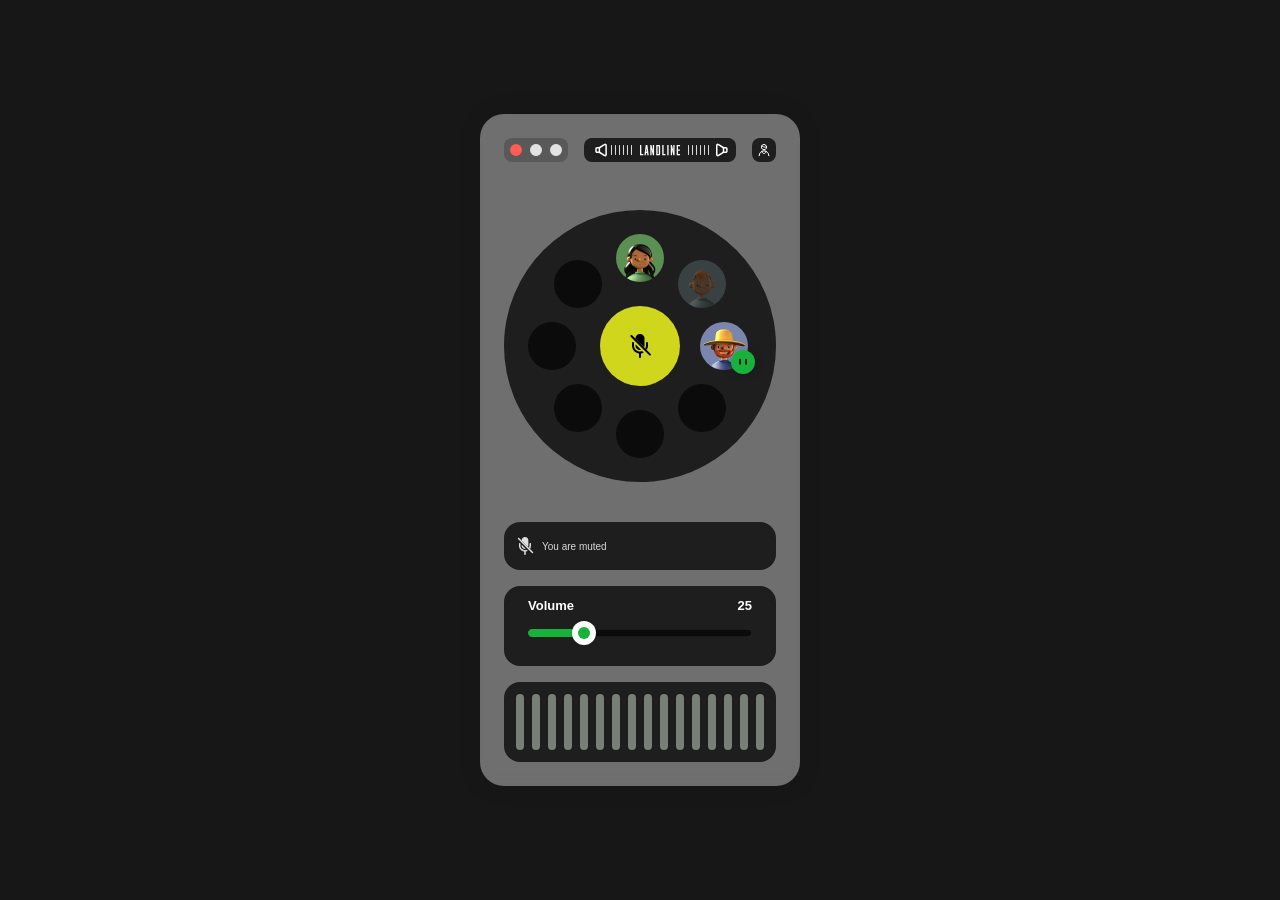
<file: prototypes/app/index.html>
<!doctype html>
<html lang="en">
<head>
  <meta charset="utf-8">
  <meta name="viewport" content="width=device-width,initial-scale=1">
  <title>LANDLINE prototype v22 — Add users flow</title>
  <link rel="stylesheet" href="styles.css">
</head>
<body>
  <main class="stage">
    <section class="landline" aria-label="LANDLINE walkie-talkie prototype">
      <div class="window-controls" aria-hidden="true">
        <img src="assets/window-controls.svg" alt="">
      </div>

      <div class="app-title" aria-label="LANDLINE">
        <img class="title-speaker left" src="assets/title-volume-left.svg" alt="">
        <img class="title-bars left" src="assets/title-bars.svg" alt="">
        <img class="title-word" src="assets/title-landline.svg" alt="LANDLINE">
        <img class="title-bars right" src="assets/title-bars.svg" alt="">
        <img class="title-speaker right" src="assets/title-volume-right.svg" alt="">
      </div>

      <button class="profile" id="profile-button" type="button" aria-label="Profile settings">
        <img src="assets/profile-icon.svg" alt="">
      </button>

      <div class="dial">
        <div class="contact contact-self pos-1" title="You">
          <img id="self-avatar" src="assets/avatar-saori.png" alt="Your avatar">
          <span class="speaking-badge self-speaking-badge" aria-label="You are talking">
            <img class="speaking-disc" src="assets/speaking-disc.svg" alt="">
            <span class="speaking-lines" aria-hidden="true">
              <span class="speaking-line speaking-line-1"></span>
              <span class="speaking-line speaking-line-2"></span>
              <span class="speaking-line speaking-line-3"></span>
              <span class="speaking-line speaking-line-4"></span>
              <span class="speaking-line speaking-line-5"></span>
            </span>
          </span>
        </div>

        <div class="contact offline pos-2" title="Offline">
          <img src="assets/avatar-micheal.png" alt="Offline contact">
        </div>

        <div class="contact online pos-3" title="Stuart">
          <img src="assets/avatar-stuart.png" alt="Stuart">
          <span class="speaking-badge other-speaking-badge" aria-label="Speaking">
            <img class="speaking-disc" src="assets/speaking-disc.svg" alt="">
            <span class="speaking-lines" aria-hidden="true">
              <span class="speaking-line speaking-line-1"></span>
              <span class="speaking-line speaking-line-2"></span>
              <span class="speaking-line speaking-line-3"></span>
              <span class="speaking-line speaking-line-4"></span>
              <span class="speaking-line speaking-line-5"></span>
            </span>
          </span>
        </div>

        <button class="contact empty add-slot pos-4" type="button" aria-label="Add someone to Landline" data-slot="4">
          <img class="empty-hover-art" src="assets/hovered-slot.svg" alt="">
        </button>
        <button class="contact empty add-slot pos-5" type="button" aria-label="Add someone to Landline" data-slot="5">
          <img class="empty-hover-art" src="assets/hovered-slot.svg" alt="">
        </button>
        <button class="contact empty add-slot pos-6" type="button" aria-label="Add someone to Landline" data-slot="6">
          <img class="empty-hover-art" src="assets/hovered-slot.svg" alt="">
        </button>
        <button class="contact empty add-slot pos-7" type="button" aria-label="Add someone to Landline" data-slot="7">
          <img class="empty-hover-art" src="assets/hovered-slot.svg" alt="">
        </button>
        <button class="contact empty add-slot pos-8" type="button" aria-label="Add someone to Landline" data-slot="8">
          <img class="empty-hover-art" src="assets/hovered-slot.svg" alt="">
        </button>

        <div class="ptt-wrap">
          <button class="ptt" id="ptt" type="button" aria-label="Push and hold to talk">
            <img class="ptt-icon ptt-muted" src="assets/mic-muted.svg" alt="Muted">
            <img class="ptt-icon ptt-live" src="assets/mic-talk.svg" alt="Talking">
          </button>
        </div>
      </div>

      <div class="status" aria-live="polite">
        <span class="status-icon">
          <img class="status-muted" src="assets/mic-muted.svg" alt="">
          <img class="status-hover" src="assets/mic-muted.svg" alt="">
          <img class="status-live" src="assets/mic-talk.svg" alt="">
        </span>
        <span class="status-copy">
          <span class="copy-muted">You are muted</span>
          <span class="copy-hover">Click to talk</span>
          <span class="copy-live">You are talking</span>
        </span>
        <span class="status-add-row" aria-hidden="true">
          <img src="assets/add-user.svg" alt="">
          <span>Add someone to Landline</span>
        </span>
      </div>

      <div class="volume">
        <div class="volume-row">
          <span>Volume</span>
          <output class="volume-value" id="volume-value">25</output>
        </div>
        <div class="volume-slider" id="volume-slider" role="slider" tabindex="0"
             aria-label="Volume" aria-valuemin="0" aria-valuemax="100"
             aria-valuenow="25" style="--volume:25">
          <img class="slider-track" src="assets/slider-track.svg" alt="">
          <span class="slider-progress-clip" aria-hidden="true">
            <img class="slider-progress" src="assets/slider-progress-full.svg" alt="">
          </span>
          <img class="slider-head" src="assets/slider-head.svg" alt="">
        </div>
      </div>

      <div class="vu" aria-hidden="true">
        <div class="vu-bars" id="vu-bars">
          <span></span><span></span><span></span><span></span>
          <span></span><span></span><span></span><span></span>
          <span></span><span></span><span></span><span></span>
          <span></span><span></span><span></span><span></span>
        </div>
      </div>

      <div class="profile-overlay" id="profile-overlay" aria-hidden="true">
        <button class="profile-glass" id="profile-glass" type="button" aria-label="Close profile settings"></button>

        <section class="profile-sheet" id="profile-sheet" aria-label="Profile settings">
          <div class="profile-step profile-step-name" id="profile-step-name">
            <h2>Create a profile</h2>

            <button class="nickname-field" id="nickname-field" type="button" aria-label="Enter nickname">
              <span class="nickname-cursor" aria-hidden="true"></span>
              <span class="nickname-placeholder">Type your nick name</span>
              <span class="nickname-value" id="nickname-value">Saori</span>
            </button>

            <div class="sheet-actions">
              <button class="sheet-button secondary" id="profile-cancel" type="button">Cancel</button>
              <button class="sheet-button primary" id="profile-next" type="button" disabled>Next</button>
            </div>
          </div>

          <div class="profile-step profile-step-avatar" id="profile-step-avatar" hidden>
            <h2>Add a photo</h2>

            <button class="photo-upload" id="photo-upload" type="button" aria-label="Use example profile photo">
              <span class="photo-preview" id="photo-preview">
                <img class="photo-upload-icon" src="assets/upload-icon.svg" alt="">
                <img class="photo-preview-image" id="photo-preview-image" src="assets/avatar-realistic.png" alt="Profile preview">
              </span>
              <span class="photo-upload-copy" id="photo-upload-copy">Upload or drag image</span>
            </button>

            <div class="avatar-style-block">
              <div class="avatar-style-label">Change avatar style</div>
              <div class="avatar-options" id="avatar-options">
                <button class="avatar-option" type="button" data-avatar="realistic" aria-label="Realistic avatar">
                  <span class="avatar-placeholder" aria-hidden="true"></span>
                  <img class="avatar-option-image" src="assets/avatar-realistic-change.png" alt="">
                </button>
                <button class="avatar-option" type="button" data-avatar="simple" aria-label="Simple line avatar">
                  <span class="avatar-placeholder" aria-hidden="true"></span>
                  <img class="avatar-option-image" src="assets/avatar-simple-change.png" alt="">
                </button>
                <button class="avatar-option" type="button" data-avatar="toyface" aria-label="Toy face avatar">
                  <span class="avatar-placeholder" aria-hidden="true"></span>
                  <img class="avatar-option-image" src="assets/avatar-toyface-change.png" alt="">
                </button>
              </div>
            </div>

            <div class="sheet-actions">
              <button class="sheet-button secondary" id="profile-back" type="button">Back</button>
              <button class="sheet-button primary" id="profile-apply" type="button" disabled>Apply</button>
            </div>
          </div>
        </section>
      </div>

      <div class="add-overlay" id="add-overlay" aria-hidden="true">
        <button class="add-glass" id="add-glass" type="button" aria-label="Close add someone sheet"></button>

        <section class="add-sheet" id="add-sheet" aria-label="Add someone to Landline">
          <button class="add-close" id="add-close" type="button" aria-label="Close">
            <img src="assets/sheet-close.svg" alt="">
          </button>

          <section class="add-section add-person-section" aria-labelledby="add-person-heading">
            <h2 id="add-person-heading">Add someone</h2>
            <label class="add-field-label" for="landline-id-input">Enter a Landline ID</label>
            <input class="add-id-input" id="landline-id-input" type="text"
                   placeholder="horse-window-apple-tv-consume-wall"
                   autocomplete="off" autocapitalize="none" spellcheck="false"
                   aria-label="Enter a Landline ID">
          </section>

          <section class="add-section invite-section" aria-labelledby="invite-person-heading">
            <h2 id="invite-person-heading">Invite someone</h2>
            <div class="invite-field-label">Your Landline ID</div>
            <div class="landline-id-value" id="your-landline-id">peak-bed-tiger-cloud-curtain-river</div>
            <button class="sheet-button primary add-copy-button" id="copy-landline-id" type="button">Copy Landline ID</button>
          </section>
        </section>
      </div>
    </section>
  </main>

<script>
(() => {
  // Interactive volume slider.
  const slider = document.getElementById('volume-slider');
  const valueLabel = document.getElementById('volume-value');
  let volume = Number(slider.getAttribute('aria-valuenow')) || 25;
  let dragging = false;

  const setVolume = (nextValue) => {
    volume = Math.max(0, Math.min(100, Math.round(nextValue)));
    slider.style.setProperty('--volume', volume);
    slider.setAttribute('aria-valuenow', String(volume));
    valueLabel.value = String(volume);
    valueLabel.textContent = String(volume);
  };

  const setFromPointer = (event) => {
    const rect = slider.getBoundingClientRect();
    const ratio = (event.clientX - rect.left) / rect.width;
    setVolume(ratio * 100);
  };

  slider.addEventListener('pointerdown', (event) => {
    dragging = true;
    slider.setPointerCapture(event.pointerId);
    setFromPointer(event);
  });
  slider.addEventListener('pointermove', (event) => {
    if (dragging) setFromPointer(event);
  });
  slider.addEventListener('pointerup', (event) => {
    dragging = false;
    if (slider.hasPointerCapture(event.pointerId)) slider.releasePointerCapture(event.pointerId);
  });
  slider.addEventListener('pointercancel', () => dragging = false);
  slider.addEventListener('keydown', (event) => {
    const step = event.shiftKey ? 5 : 1;
    if (event.key === 'ArrowRight' || event.key === 'ArrowUp') {
      event.preventDefault(); setVolume(volume + step);
    } else if (event.key === 'ArrowLeft' || event.key === 'ArrowDown') {
      event.preventDefault(); setVolume(volume - step);
    } else if (event.key === 'Home') {
      event.preventDefault(); setVolume(0);
    } else if (event.key === 'End') {
      event.preventDefault(); setVolume(100);
    }
  });

  // Horizontal, fixed-height VU animation while PTT is held.
  const ptt = document.getElementById('ptt');
  const vuBars = [...document.querySelectorAll('#vu-bars span')];
  let vuTimer = null;
  let vuIndex = 0;
  const vuPattern = [5,7,6,9,8,10,7,11,8,12,9,13,8,10,15,9,7,11];
  const vuColors = ['#17b239','#ff9601','#ff6157'];

  const paintVu = (level) => {
    vuBars.forEach((bar, i) => {
      if (i >= level) {
        bar.style.background = '#777f78';
      } else if (i < 10) {
        bar.style.background = vuColors[0];
      } else if (i < 13) {
        bar.style.background = vuColors[1];
      } else {
        bar.style.background = vuColors[2];
      }
    });
  };
  const stopVu = () => {
    if (vuTimer) window.clearInterval(vuTimer);
    vuTimer = null;
    paintVu(0);
  };
  const startVu = () => {
    stopVu();
    vuIndex = 0;
    paintVu(vuPattern[vuIndex]);
    vuTimer = window.setInterval(() => {
      vuIndex = (vuIndex + 1) % vuPattern.length;
      paintVu(vuPattern[vuIndex]);
    }, 115);
  };
  ptt.addEventListener('pointerdown', startVu);
  window.addEventListener('pointerup', stopVu);
  window.addEventListener('pointercancel', stopVu);
  ptt.addEventListener('lostpointercapture', () => {
    if (!ptt.matches(':active')) stopVu();
  });
  stopVu();

  // Profile sheet flow.
  const profileButton = document.getElementById('profile-button');
  const profileOverlay = document.getElementById('profile-overlay');
  const profileGlass = document.getElementById('profile-glass');
  const nameStep = document.getElementById('profile-step-name');
  const avatarStep = document.getElementById('profile-step-avatar');
  const nicknameField = document.getElementById('nickname-field');
  const nicknameValue = document.getElementById('nickname-value');
  const profileCancel = document.getElementById('profile-cancel');
  const profileNext = document.getElementById('profile-next');
  const profileBack = document.getElementById('profile-back');
  const profileApply = document.getElementById('profile-apply');
  const photoUpload = document.getElementById('photo-upload');
  const photoPreviewImage = document.getElementById('photo-preview-image');
  const photoUploadCopy = document.getElementById('photo-upload-copy');
  const avatarOptions = [...document.querySelectorAll('.avatar-option')];
  const selfAvatar = document.getElementById('self-avatar');

  const avatarSources = {
    realistic: 'assets/avatar-realistic.png',
    simple: 'assets/avatar-simple.png',
    toyface: 'assets/avatar-toyface.png'
  };
  const avatarOptionSources = {
    realistic: {
      default: 'assets/avatar-realistic-change.png',
      selected: 'assets/avatar-realistic-selected.png'
    },
    simple: {
      default: 'assets/avatar-simple-change.png',
      selected: 'assets/avatar-simple-selected.png'
    },
    toyface: {
      default: 'assets/avatar-toyface-change.png',
      selected: 'assets/avatar-toyface-selected.png'
    }
  };

  let profileCreated = false;
  let nicknameEntered = false;
  let photoReady = false;
  let selectedAvatar = 'toyface';
  let draftAvatar = selectedAvatar;
  let photoTimer = null;

  const setNameState = (hasName) => {
    nicknameEntered = hasName;
    nicknameField.classList.toggle('has-value', hasName);
    profileNext.disabled = !hasName;
  };

  const updateAvatarSelection = (avatar) => {
    draftAvatar = avatar;
    avatarOptions.forEach((option) => {
      const selected = option.dataset.avatar === avatar;
      option.classList.toggle('is-selected', selected);
      option.setAttribute('aria-pressed', selected ? 'true' : 'false');
      const optionImage = option.querySelector('.avatar-option-image');
      if (optionImage) {
        optionImage.src = selected
          ? avatarOptionSources[option.dataset.avatar].selected
          : avatarOptionSources[option.dataset.avatar].default;
      }
    });
    photoPreviewImage.src = avatarSources[avatar];
    profileApply.disabled = !photoReady;
  };

  const showNameStep = () => {
    nameStep.hidden = false;
    avatarStep.hidden = true;
  };

  const showAvatarStep = () => {
    nameStep.hidden = true;
    avatarStep.hidden = false;
    photoReady = profileCreated;
    avatarStep.classList.toggle('photo-ready', photoReady);
    avatarStep.classList.remove('is-processing');
    photoPreviewImage.src = avatarSources[draftAvatar];
    photoUploadCopy.textContent = profileCreated ? 'Upload or drag to change' : 'Upload or drag image';
    updateAvatarSelection(draftAvatar);
  };

  const openProfile = () => {
    if (photoTimer) {
      window.clearTimeout(photoTimer);
      photoTimer = null;
    }
    draftAvatar = selectedAvatar;
    setNameState(profileCreated);
    nicknameValue.textContent = 'Saori';
    showNameStep();
    profileOverlay.classList.add('is-open');
    profileOverlay.setAttribute('aria-hidden', 'false');
  };

  const closeProfile = () => {
    if (photoTimer) {
      window.clearTimeout(photoTimer);
      photoTimer = null;
    }
    profileOverlay.classList.remove('is-open');
    profileOverlay.setAttribute('aria-hidden', 'true');
  };

  profileButton.addEventListener('click', openProfile);
  profileGlass.addEventListener('click', closeProfile);
  profileCancel.addEventListener('click', closeProfile);

  nicknameField.addEventListener('click', () => setNameState(true));

  profileNext.addEventListener('click', () => {
    if (!profileNext.disabled) showAvatarStep();
  });

  profileBack.addEventListener('click', showNameStep);

  photoUpload.addEventListener('click', () => {
    if (photoTimer) window.clearTimeout(photoTimer);
    photoReady = false;
    avatarStep.classList.add('is-processing');
    avatarStep.classList.remove('photo-ready');
    profileApply.disabled = true;
    photoPreviewImage.src = avatarSources.realistic;
    photoUploadCopy.textContent = 'Upload or drag image';

    photoTimer = window.setTimeout(() => {
      photoReady = true;
      draftAvatar = 'realistic';
      avatarStep.classList.remove('is-processing');
      avatarStep.classList.add('photo-ready');
      photoUploadCopy.textContent = 'Upload or drag to change';
      updateAvatarSelection('realistic');
      photoTimer = null;
    }, 2000);
  });

  avatarOptions.forEach((option) => {
    option.addEventListener('click', () => {
      if (!photoReady) return;
      updateAvatarSelection(option.dataset.avatar);
    });
  });

  profileApply.addEventListener('click', () => {
    if (profileApply.disabled) return;
    selectedAvatar = draftAvatar;
    profileCreated = true;
    selfAvatar.src = avatarSources[selectedAvatar];
    closeProfile();
  });


  // Add someone flow. This is intentionally layered onto v21 so the existing
  // PTT, volume, VU and profile behavior remain unchanged.
  const addOverlay = document.getElementById('add-overlay');
  const addGlass = document.getElementById('add-glass');
  const addClose = document.getElementById('add-close');
  const addIdInput = document.getElementById('landline-id-input');
  const addSlots = [...document.querySelectorAll('.add-slot')];
  const copyLandlineId = document.getElementById('copy-landline-id');
  const yourLandlineId = document.getElementById('your-landline-id');
  let selectedAddSlot = null;
  let copyResetTimer = null;
  let copyCloseTimer = null;

  const openAddSheet = (slot) => {
    if (copyResetTimer) window.clearTimeout(copyResetTimer);
    if (copyCloseTimer) window.clearTimeout(copyCloseTimer);
    copyResetTimer = null;
    copyCloseTimer = null;
    selectedAddSlot = slot;
    addIdInput.value = '';
    copyLandlineId.textContent = 'Copy Landline ID';
    addOverlay.classList.add('is-open');
    addOverlay.setAttribute('aria-hidden', 'false');
    window.setTimeout(() => addIdInput.focus(), 110);
  };

  const closeAddSheet = () => {
    selectedAddSlot = null;
    addOverlay.classList.remove('is-open');
    addOverlay.setAttribute('aria-hidden', 'true');
    addIdInput.blur();
    window.setTimeout(() => {
      copyLandlineId.textContent = 'Copy Landline ID';
    }, 120);
  };

  addSlots.forEach((slot) => {
    slot.addEventListener('click', () => {
      if (!slot.classList.contains('add-slot')) return;
      openAddSheet(slot);
    });
  });

  addGlass.addEventListener('click', closeAddSheet);
  addClose.addEventListener('click', closeAddSheet);

  addIdInput.addEventListener('keydown', (event) => {
    if (event.key !== 'Enter') return;
    const id = addIdInput.value.trim();
    if (!id || !selectedAddSlot) return;

    event.preventDefault();
    const slot = selectedAddSlot;
    slot.classList.remove('empty', 'add-slot');
    slot.classList.add('online', 'added-user');
    slot.removeAttribute('data-slot');
    slot.setAttribute('aria-label', 'New Landline contact');
    slot.title = id;
    slot.innerHTML = '<img src="assets/avatar-toyface.png" alt="New Landline contact">';
    selectedAddSlot = null;
    closeAddSheet();
  });

  const copyText = async (text) => {
    if (navigator.clipboard && window.isSecureContext) {
      await navigator.clipboard.writeText(text);
      return;
    }
    const helper = document.createElement('textarea');
    helper.value = text;
    helper.setAttribute('readonly', '');
    helper.style.position = 'fixed';
    helper.style.opacity = '0';
    document.body.appendChild(helper);
    helper.select();
    document.execCommand('copy');
    helper.remove();
  };

  copyLandlineId.addEventListener('click', async () => {
    if (copyResetTimer) window.clearTimeout(copyResetTimer);
    if (copyCloseTimer) window.clearTimeout(copyCloseTimer);

    try {
      await copyText(yourLandlineId.textContent.trim());
    } catch (_) {
      // The local-file fallback above handles browsers that disallow the modern
      // clipboard API. The prototype still shows the intended product state.
    }

    copyLandlineId.textContent = 'Copied';
    copyResetTimer = window.setTimeout(() => {
      copyLandlineId.textContent = 'Copy Landline ID';
      copyResetTimer = null;
    }, 900);
    copyCloseTimer = window.setTimeout(() => {
      closeAddSheet();
      copyCloseTimer = null;
    }, 650);
  });

  window.addEventListener('keydown', (event) => {
    if (event.key === 'Escape' && addOverlay.classList.contains('is-open')) {
      closeAddSheet();
    }
  });

})();
</script>
</body>
</html>
</file>
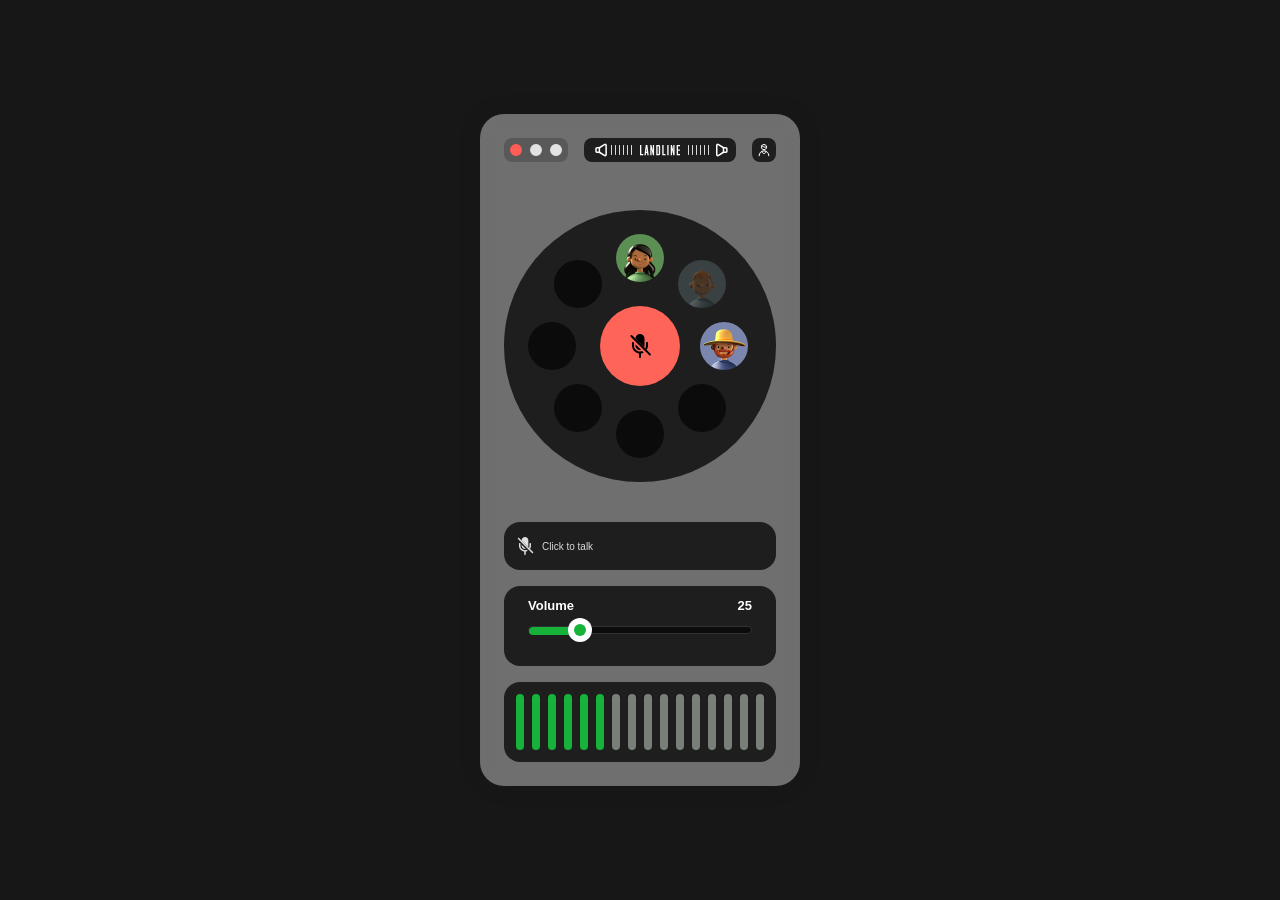
<file: prototypes/experiments/add-user-wait-state/index.html>
<!doctype html>
<html lang="en">
<head>
  <meta charset="utf-8">
  <meta name="viewport" content="width=device-width,initial-scale=1">
  <title>LANDLINE — Add User wait-state prototype</title>
  <style>
    :root {
      --onyx:#1d1e1d;
      --night:#0b0b0b;
      --charcoal:#323232;
      --matcha:#17b239;
      --ash:#777f78;
      --pale:#d9d9d9;
      --talk-red:#ff6459;
      --shell:rgba(171,171,171,.60);
      --text:#171717;
      --cloud:#cdd1cd;
      --dust:#ebebeb;
      --wait-light:#1286b6;
      --wait-dark:#096286;
    }

    * { box-sizing:border-box; }
    html, body { min-height:100%; }
    body {
      margin:0;
      background:#171717;
      font-family:Inter, ui-sans-serif, -apple-system, BlinkMacSystemFont, "Segoe UI", sans-serif;
      -webkit-font-smoothing:antialiased;
    }
    button, input { font:inherit; }
    .stage {
      min-height:100vh;
      display:grid;
      place-items:center;
      padding:24px;
    }
    .landline {
      width:320px;
      height:672px;
      position:relative;
      overflow:hidden;
      border-radius:24px;
      background:var(--shell);
      backdrop-filter:blur(7.5px);
      -webkit-backdrop-filter:blur(7.5px);
      box-shadow:0 0 25px rgba(0,0,0,.10);
    }

    .window-controls {
      position:absolute;
      left:24px; top:24px;
      width:64px; height:24px;
      display:grid; place-items:center;
      border-radius:8px;
      background:rgba(0,0,0,.20);
    }
    .window-controls img { width:52px; height:12px; display:block; }

    .app-title {
      position:absolute;
      left:104px; top:24px;
      width:152px; height:24px;
      overflow:hidden;
      border-radius:8px;
      background:var(--onyx);
    }
    .app-title img { position:absolute; display:block; }
    .title-speaker { width:18px; height:18px; top:3px; }
    .title-speaker.left { left:8px; }
    .title-speaker.right { right:8px; }
    .title-bars { width:21px; height:10px; top:7px; }
    .title-bars.left { left:27px; }
    .title-bars.right { right:27px; }
    .title-word { width:41px; height:11px; left:55.5px; top:6.5px; }

    .profile {
      position:absolute;
      top:24px; left:272px;
      width:24px; height:24px;
      border:0; padding:0;
      border-radius:8px;
      background:var(--onyx);
      display:grid; place-items:center;
      cursor:default;
    }
    .profile img { width:12px; height:13px; display:block; }

    .dial {
      position:absolute;
      left:24px; top:96px;
      width:272px; height:272px;
      border-radius:50%;
      background:var(--onyx);
    }
    .contact {
      position:absolute;
      width:48px; height:48px;
      border-radius:50%;
    }
    .contact > img.avatar,
    .contact > img.existing-avatar {
      display:block;
      width:48px; height:48px;
      object-fit:cover;
      border-radius:50%;
    }
    .contact-self { width:56px; height:56px; padding:4px; background:transparent; }
    .contact-self > img.existing-avatar { width:48px; height:48px; }
    .offline { opacity:.30; }
    .empty { background:var(--night); }

    .pos-1 { left:108px; top:20px; }
    .pos-2 { left:174.23px; top:49.77px; }
    .pos-3 { left:196px; top:112px; }
    .pos-4 { left:174.22px; top:174.23px; }
    .pos-5 { left:112px; top:200px; }
    .pos-6 { left:49.77px; top:174.22px; }
    .pos-7 { left:24px; top:112px; }
    .pos-8 { left:49.77px; top:49.77px; }

    .add-slot {
      appearance:none;
      -webkit-appearance:none;
      border:0;
      padding:0;
      cursor:pointer;
      overflow:visible;
      outline:none;
    }
    .empty-hover-art {
      position:absolute;
      left:50%; top:50%;
      width:56px; height:56px;
      max-width:none;
      border-radius:50%;
      object-fit:contain;
      opacity:0;
      pointer-events:none;
      transform:translate(-50%,-50%) scale(.8571428571);
      transform-origin:center center;
      transition:transform 100ms ease-out, opacity 60ms linear;
    }
    .add-slot:hover .empty-hover-art,
    .add-slot:focus-visible .empty-hover-art {
      opacity:1;
      transform:translate(-50%,-50%) scale(1);
    }
    .add-slot:hover,
    .add-slot:focus-visible { background:transparent; }

    /* Figma node 4171:55829: 48 px ellipse, 2 px linear-gradient stroke.
       The whole gradient ring rotates; the slot itself stays fixed. */
    .waiting-ring {
      position:absolute;
      inset:0;
      width:48px; height:48px;
      border-radius:50%;
      background:linear-gradient(90deg,var(--wait-light) 0%,var(--wait-dark) 100%);
      -webkit-mask:radial-gradient(farthest-side,transparent calc(100% - 2px),#000 calc(100% - 2px));
      mask:radial-gradient(farthest-side,transparent calc(100% - 2px),#000 calc(100% - 2px));
      animation:waitSpin 900ms linear infinite;
      pointer-events:none;
    }
    .waiting-user {
      appearance:none;
      -webkit-appearance:none;
      border:0;
      padding:0;
      background:transparent;
      cursor:default;
    }
    @keyframes waitSpin { to { transform:rotate(360deg); } }

    .added-user {
      appearance:none;
      -webkit-appearance:none;
      border:0;
      padding:0;
      background:transparent;
      cursor:default;
    }

    .ptt-wrap {
      position:absolute;
      left:94px; top:94px;
      width:84px; height:84px;
      display:grid; place-items:center;
    }
    .ptt {
      width:80px; height:80px;
      padding:0; border:0;
      border-radius:50%;
      background:var(--talk-red);
      display:grid; place-items:center;
      cursor:pointer;
      transform:scale(1);
      transition:transform 150ms ease,background-color 90ms linear;
    }
    .ptt:hover { transform:scale(1.05); }
    .ptt:active { transform:scale(1.05); background:var(--matcha); }
    .ptt img { width:24px; height:24px; display:block; filter:none; }

    .status, .volume, .vu {
      position:absolute;
      left:24px;
      width:272px;
      border-radius:16px;
      background:var(--onyx);
    }
    .status {
      top:408px;
      height:48px;
      display:flex;
      align-items:center;
      padding:0 12px;
      gap:8px;
      color:var(--pale);
      font-size:10px;
      font-weight:500;
    }
    .status-default { display:flex; align-items:center; gap:8px; }
    .status-default img { width:18px; height:18px; filter:invert(1); opacity:.86; }
    .status-add-row {
      position:absolute;
      inset:0;
      display:none;
      align-items:center;
      padding-left:9px;
      gap:4px;
      pointer-events:none;
    }
    .status-add-row img { width:24px; height:24px; display:block; }
    .landline:has(.add-slot:hover) .status-default,
    .landline:has(.add-slot:focus-visible) .status-default { visibility:hidden; }
    .landline:has(.add-slot:hover) .status-add-row,
    .landline:has(.add-slot:focus-visible) .status-add-row { display:flex; }

    .volume {
      top:472px;
      height:80px;
      padding:0 24px;
    }
    .volume-row {
      height:32px;
      padding-top:6px;
      display:flex;
      align-items:center;
      justify-content:space-between;
      color:#fff;
      font-size:13px;
      line-height:1;
      font-weight:600;
    }
    .track {
      position:absolute;
      left:24px; top:40px;
      width:224px; height:8px;
      border-radius:8px;
      background:#0b0b0b;
      border:.5px solid var(--charcoal);
    }
    .track-fill {
      width:53px; height:8px;
      margin:-.5px 0 0 -.5px;
      border-radius:8px 0 0 8px;
      background:var(--matcha);
    }
    .knob {
      position:absolute;
      left:64px; top:32px;
      width:24px; height:24px;
      border-radius:50%;
      background:#fff;
      display:grid; place-items:center;
    }
    .knob::after {
      content:"";
      width:12px; height:12px;
      border-radius:50%;
      background:var(--matcha);
    }

    .vu {
      top:568px;
      height:80px;
      padding:12px;
    }
    .vu-bars {
      width:248px; height:56px;
      display:grid;
      grid-template-columns:repeat(16,8px);
      gap:8px;
    }
    .vu-bars span {
      display:block;
      width:8px; height:56px;
      border-radius:4px;
      background:var(--ash);
    }
    .vu-bars span:nth-child(-n+6) { background:var(--matcha); }

    .add-overlay {
      position:absolute;
      inset:0;
      z-index:35;
      pointer-events:none;
    }
    .add-overlay.is-open { pointer-events:auto; }
    .add-glass {
      position:absolute;
      inset:0;
      border:0;
      padding:0;
      background:rgba(248,248,248,.06);
      backdrop-filter:blur(25px);
      -webkit-backdrop-filter:blur(25px);
      opacity:0;
      transition:opacity 100ms ease-out;
    }
    .add-overlay.is-open .add-glass { opacity:1; }

    /* New Add / Invite sheet from Figma node 4171:55888. */
    .add-sheet {
      position:absolute;
      left:0; bottom:0;
      width:320px; height:528px;
      overflow:hidden;
      border-radius:16px;
      background:rgba(255,255,255,.95);
      color:var(--text);
      transform:translateY(528px);
      transition:transform 100ms ease-out;
      font-family:"Inter Tight",Inter,ui-sans-serif,-apple-system,BlinkMacSystemFont,"Segoe UI",sans-serif;
    }
    .add-overlay.is-open .add-sheet { transform:translateY(0); }

    .add-close {
      position:absolute;
      z-index:3;
      right:8px; top:8px;
      width:32px; height:32px;
      padding:0;
      border:0;
      border-radius:10px;
      background:transparent;
      cursor:pointer;
      display:grid; place-items:center;
      transform:scale(1);
      transition:transform 100ms ease-out,background-color 100ms ease-out;
    }
    .add-close:hover { transform:scale(1.05); background:rgba(0,0,0,.035); }
    .add-close img { width:32px; height:32px; display:block; pointer-events:none; }

    .sheet-heading {
      position:absolute;
      left:24px;
      margin:0;
      font-size:20px;
      line-height:24px;
      font-weight:600;
      letter-spacing:-.15px;
      color:var(--text);
    }
    .add-heading { top:40px; }
    .invite-heading { top:312px; }

    .field-label {
      position:absolute;
      left:24px;
      font-size:14px;
      line-height:18px;
      font-weight:500;
      color:var(--text);
    }
    .add-label { top:90px; }
    .invite-label { top:362px; }

    .id-input,
    .id-display {
      position:absolute;
      left:24px;
      width:272px; height:48px;
      border-radius:16px;
      background:#fff;
      color:var(--text);
      font-size:12px;
      font-weight:500;
    }
    .id-input {
      top:120px;
      border:0;
      outline:none;
      padding:0 16px;
      line-height:normal;
      caret-color:var(--text);
    }
    .id-input::placeholder { color:var(--cloud); opacity:1; }
    .id-input:focus { box-shadow:inset 0 0 0 1px rgba(23,23,23,.06); }
    .id-display {
      top:392px;
      padding:0 16px;
      display:flex;
      align-items:center;
      line-height:normal;
      white-space:nowrap;
    }

    .primary-button {
      position:absolute;
      left:24px;
      width:272px; height:48px;
      border:0;
      border-radius:16px;
      background:var(--text);
      color:var(--dust);
      font-size:14px;
      font-weight:600;
      cursor:pointer;
      transform:scale(1);
      transition:transform 100ms ease-out,background-color 100ms linear,color 100ms linear;
    }
    .primary-button:not(:disabled):hover { transform:scale(1.01); }
    .primary-button:disabled {
      background:rgba(23,23,23,.20);
      color:rgba(235,235,235,.50);
      cursor:default;
    }
    .add-button { top:184px; }
    .copy-button { top:456px; }

    .divider {
      position:absolute;
      left:24px; top:272px;
      width:272px; height:1px;
      background:rgba(23,23,23,.08);
    }

    @media (prefers-reduced-motion:reduce) {
      *, *::before, *::after {
        animation-duration:.001ms !important;
        animation-iteration-count:1 !important;
        transition-duration:.001ms !important;
      }
    }
  </style>
</head>
<body>
  <main class="stage">
    <section class="landline" aria-label="LANDLINE Add User wait-state prototype">
      <div class="window-controls" aria-hidden="true">
        <img src="../../app/assets/window-controls.svg" alt="">
      </div>

      <div class="app-title" aria-label="LANDLINE">
        <img class="title-speaker left" src="../../app/assets/title-volume-left.svg" alt="">
        <img class="title-bars left" src="../../app/assets/title-bars.svg" alt="">
        <img class="title-word" src="../../app/assets/title-landline.svg" alt="LANDLINE">
        <img class="title-bars right" src="../../app/assets/title-bars.svg" alt="">
        <img class="title-speaker right" src="../../app/assets/title-volume-right.svg" alt="">
      </div>

      <button class="profile" type="button" aria-label="Profile">
        <img src="../../app/assets/profile-icon.svg" alt="">
      </button>

      <div class="dial">
        <div class="contact contact-self pos-1" title="You">
          <img class="existing-avatar" src="../../app/assets/avatar-saori.png" alt="Your avatar">
        </div>
        <div class="contact offline pos-2" title="Offline">
          <img class="existing-avatar" src="../../app/assets/avatar-micheal.png" alt="Offline contact">
        </div>
        <div class="contact pos-3" title="Stuart">
          <img class="existing-avatar" src="../../app/assets/avatar-stuart.png" alt="Stuart">
        </div>

        <button class="contact empty add-slot pos-4" type="button" aria-label="Add someone to Landline" data-slot="4">
          <img class="empty-hover-art" src="../../app/assets/hovered-slot.svg" alt="">
        </button>
        <button class="contact empty add-slot pos-5" type="button" aria-label="Add someone to Landline" data-slot="5">
          <img class="empty-hover-art" src="../../app/assets/hovered-slot.svg" alt="">
        </button>
        <button class="contact empty add-slot pos-6" type="button" aria-label="Add someone to Landline" data-slot="6">
          <img class="empty-hover-art" src="../../app/assets/hovered-slot.svg" alt="">
        </button>
        <button class="contact empty add-slot pos-7" type="button" aria-label="Add someone to Landline" data-slot="7">
          <img class="empty-hover-art" src="../../app/assets/hovered-slot.svg" alt="">
        </button>
        <button class="contact empty add-slot pos-8" type="button" aria-label="Add someone to Landline" data-slot="8">
          <img class="empty-hover-art" src="../../app/assets/hovered-slot.svg" alt="">
        </button>

        <div class="ptt-wrap">
          <button class="ptt" type="button" aria-label="Push and hold to talk">
            <img src="../../app/assets/mic-muted.svg" alt="Muted">
          </button>
        </div>
      </div>

      <div class="status" aria-live="polite">
        <span class="status-default">
          <img src="../../app/assets/mic-muted.svg" alt="">
          <span>Click to talk</span>
        </span>
        <span class="status-add-row" aria-hidden="true">
          <img src="../../app/assets/add-user.svg" alt="">
          <span>Add someone to Landline</span>
        </span>
      </div>

      <div class="volume">
        <div class="volume-row"><span>Volume</span><span>25</span></div>
        <div class="track"><div class="track-fill"></div></div>
        <div class="knob"></div>
      </div>

      <div class="vu" aria-hidden="true">
        <div class="vu-bars">
          <span></span><span></span><span></span><span></span>
          <span></span><span></span><span></span><span></span>
          <span></span><span></span><span></span><span></span>
          <span></span><span></span><span></span><span></span>
        </div>
      </div>

      <div class="add-overlay" id="add-overlay" aria-hidden="true">
        <button class="add-glass" id="add-glass" type="button" aria-label="Close add someone sheet"></button>

        <section class="add-sheet" aria-label="Add someone to Landline">
          <button class="add-close" id="add-close" type="button" aria-label="Close">
            <img src="../../app/assets/sheet-close.svg" alt="">
          </button>

          <h2 class="sheet-heading add-heading">Add someone</h2>
          <label class="field-label add-label" for="landline-id-input">Enter a Landline ID</label>
          <input class="id-input" id="landline-id-input" type="text"
                 placeholder="horse-window-apple-tv-consume-wall"
                 autocomplete="off" autocapitalize="none" spellcheck="false"
                 aria-label="Enter a Landline ID">
          <button class="primary-button add-button" id="add-to-landline" type="button" disabled>Add to Landline</button>

          <div class="divider" aria-hidden="true"></div>

          <h2 class="sheet-heading invite-heading">Invite someone</h2>
          <div class="field-label invite-label">Your Landline ID</div>
          <div class="id-display" id="your-landline-id">peak-bed-tiger-cloud-curtain-river</div>
          <button class="primary-button copy-button" id="copy-landline-id" type="button">Copy Landline ID</button>
        </section>
      </div>
    </section>
  </main>

  <script>
    (() => {
      const overlay = document.getElementById('add-overlay');
      const glass = document.getElementById('add-glass');
      const close = document.getElementById('add-close');
      const input = document.getElementById('landline-id-input');
      const addButton = document.getElementById('add-to-landline');
      const copyButton = document.getElementById('copy-landline-id');
      const yourLandlineId = document.getElementById('your-landline-id');
      const slots = [...document.querySelectorAll('.add-slot')];
      let selectedSlot = null;
      const waitTimers = new Map();

      const setAddButtonState = () => {
        addButton.disabled = input.value.trim().length === 0;
      };

      const openSheet = (slot) => {
        selectedSlot = slot;
        input.value = '';
        setAddButtonState();
        copyButton.textContent = 'Copy Landline ID';
        overlay.classList.add('is-open');
        overlay.setAttribute('aria-hidden', 'false');
        window.setTimeout(() => input.focus(), 110);
      };

      const closeSheet = () => {
        overlay.classList.remove('is-open');
        overlay.setAttribute('aria-hidden', 'true');
        input.blur();
        selectedSlot = null;
      };

      const beginWaitState = () => {
        const id = input.value.trim();
        const slot = selectedSlot;
        if (!id || !slot || addButton.disabled) return;

        slot.classList.remove('empty','add-slot');
        slot.classList.add('waiting-user');
        slot.removeAttribute('data-slot');
        slot.disabled = true;
        slot.title = id;
        slot.setAttribute('aria-label','Waiting for new Landline contact');
        slot.innerHTML = '<span class="waiting-ring" aria-hidden="true"></span>';

        // Closing the overlay starts the sheet's downward transform. The wait
        // ring is already beneath it, so it becomes visible as the sheet clears.
        closeSheet();

        const timer = window.setTimeout(() => {
          slot.classList.remove('waiting-user');
          slot.classList.add('added-user');
          slot.innerHTML = '<img class="avatar" src="../../app/assets/avatar-toyface.png" alt="New Landline contact">';
          slot.setAttribute('aria-label','New Landline contact');
          waitTimers.delete(slot);
        }, 2200);
        waitTimers.set(slot,timer);
      };

      slots.forEach((slot) => {
        slot.addEventListener('click', () => {
          if (!slot.classList.contains('add-slot')) return;
          openSheet(slot);
        });
      });

      glass.addEventListener('click', closeSheet);
      close.addEventListener('click', closeSheet);
      input.addEventListener('input', setAddButtonState);
      addButton.addEventListener('click', beginWaitState);
      input.addEventListener('keydown', (event) => {
        if (event.key === 'Enter' && !addButton.disabled) {
          event.preventDefault();
          beginWaitState();
        }
      });

      const copyText = async (text) => {
        if (navigator.clipboard && window.isSecureContext) {
          await navigator.clipboard.writeText(text);
          return;
        }
        const helper = document.createElement('textarea');
        helper.value = text;
        helper.setAttribute('readonly','');
        helper.style.position = 'fixed';
        helper.style.opacity = '0';
        document.body.appendChild(helper);
        helper.select();
        document.execCommand('copy');
        helper.remove();
      };

      copyButton.addEventListener('click', async () => {
        try { await copyText(yourLandlineId.textContent.trim()); } catch (_) {}
        copyButton.textContent = 'Copied';
        window.setTimeout(() => {
          copyButton.textContent = 'Copy Landline ID';
          closeSheet();
        },650);
      });

      window.addEventListener('keydown', (event) => {
        if (event.key === 'Escape' && overlay.classList.contains('is-open')) closeSheet();
      });
    })();
  </script>
</body>
</html>
</file>
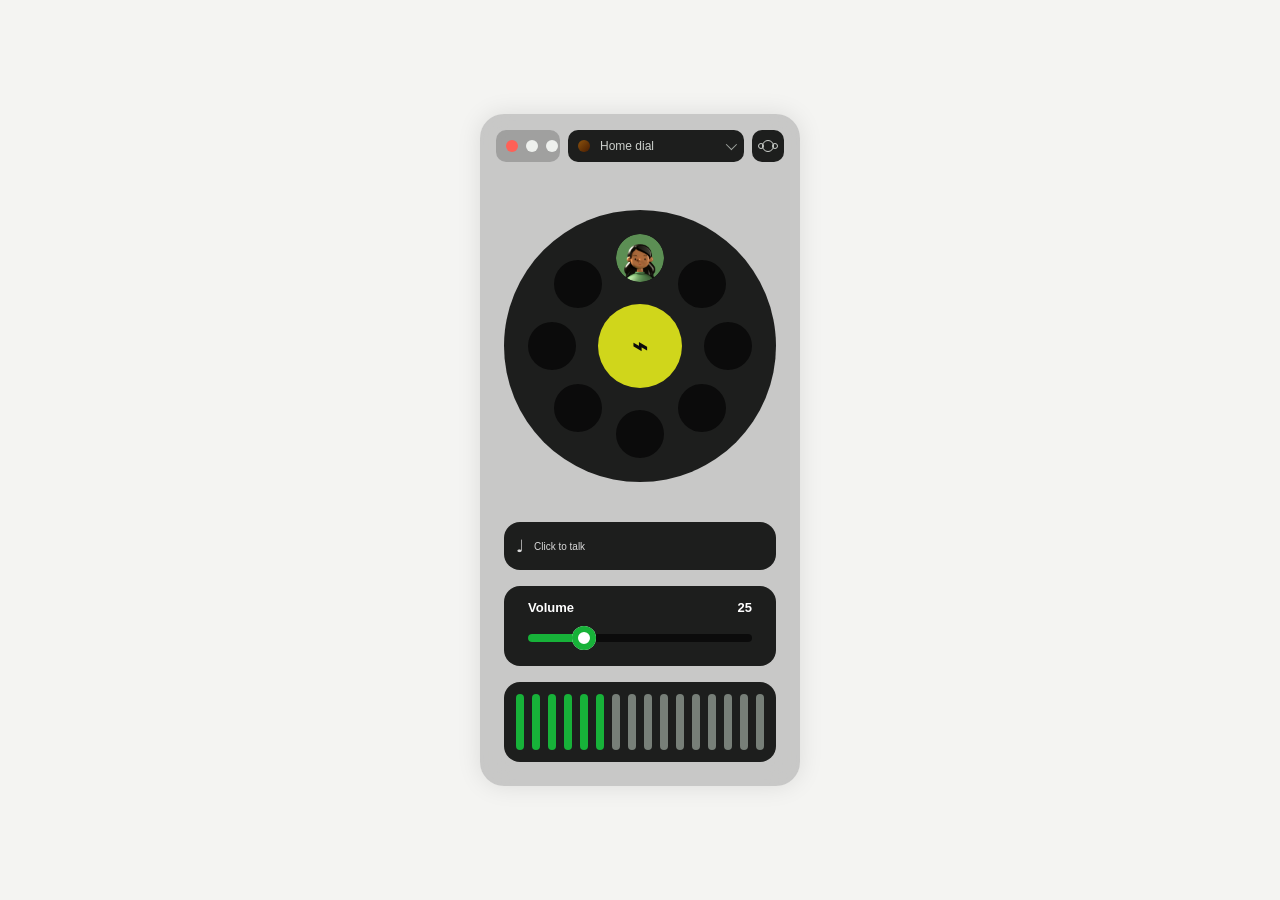
<file: prototypes/app/group-creation.html>
<!doctype html>
<html lang="en">
<head>
  <meta charset="utf-8">
  <meta name="viewport" content="width=device-width,initial-scale=1">
  <title>LANDLINE — Dial groups prototype</title>
  <style>
    :root{font-family:Inter,"Helvetica Neue",Arial,sans-serif;color:#fff;background:#f4f4f2}
    *{box-sizing:border-box}
    body{margin:0;min-height:100vh;display:grid;place-items:center;background:#f4f4f2}
    button,input{font:inherit}
    button{cursor:pointer}
    .app{position:relative;width:320px;height:672px;overflow:hidden;border-radius:24px;background:rgba(171,171,171,.60);box-shadow:0 0 25px rgba(0,0,0,.10);backdrop-filter:blur(15px)}
    .top{position:absolute;inset:16px 16px auto 16px;height:32px}
    .traffic{position:absolute;left:0;top:0;width:64px;height:32px;border-radius:10px;background:rgba(0,0,0,.20);display:flex;gap:8px;align-items:center;padding-left:10px}
    .traffic i{width:12px;height:12px;border-radius:50%;display:block;background:#ff6157}.traffic i:nth-child(2),.traffic i:nth-child(3){background:#eef0ed}
    .group-title{position:absolute;left:72px;top:0;width:176px;height:32px;border:0;border-radius:10px;background:#1d1e1d;color:#cdd1cd;display:flex;align-items:center;padding:0 10px;gap:10px;text-align:left}
    .group-title .mini{width:12px;height:12px;border-radius:50%;object-fit:cover;background:linear-gradient(135deg,#8b520d,#4a1d01);flex:0 0 12px}
    .group-title .label{font-size:12px;font-weight:500;white-space:nowrap;overflow:hidden;text-overflow:ellipsis;flex:1}
    .chev{width:8px;height:8px;border-right:1.5px solid #9ea39e;border-bottom:1.5px solid #9ea39e;transform:rotate(45deg) translateY(-2px);transition:.16s transform}
    .group-title[aria-expanded="true"] .chev{transform:rotate(225deg) translate(-1px,-1px)}
    .groups-button{position:absolute;right:0;top:0;width:32px;height:32px;border:0;border-radius:10px;background:#1d1e1d;color:#cdd1cd;display:grid;place-items:center}
    .groups-button span{width:12px;height:12px;border:1.5px solid #cdd1cd;border-radius:50%;position:relative}.groups-button span:before,.groups-button span:after{content:"";position:absolute;width:4px;height:4px;border:1px solid #cdd1cd;border-radius:50%;top:2px}.groups-button span:before{left:-5px}.groups-button span:after{right:-5px}
    .dropdown{position:absolute;z-index:8;left:88px;top:16px;width:184px;height:128px;border-radius:10px;background:#1d1e1d;overflow:hidden;opacity:0;pointer-events:none;transform:scale(.98);transform-origin:top center;transition:.12s ease}
    .dropdown.open{opacity:1;pointer-events:auto;transform:scale(1)}
    .dropdown button{height:32px;width:100%;border:0;background:transparent;color:#ebebeb;padding:0 10px;display:flex;align-items:center;gap:10px;text-align:left;font-size:12px;font-weight:500}
    .dropdown button:hover{background:#2a2c2a}.dropdown .mini{width:12px;height:12px;border-radius:50%;flex:0 0 12px}.home-mini{background:#7d4b0b url('assets/avatar-toyface.png') center/cover}.orange{background:linear-gradient(135deg,#ff9d4d,#ff4f73)}.pink{background:linear-gradient(135deg,#ff3c91,#7a22d4)}.blue{background:#148bb6}
    .dial{position:absolute;left:24px;top:96px;width:272px;height:272px;border-radius:50%;background:#1d1e1d}
    .avatar{position:absolute;width:48px;height:48px;border-radius:50%;overflow:hidden;background:#0b0b0b}.avatar img{width:100%;height:100%;object-fit:cover}.self{left:112px;top:24px}.p2{left:174px;top:50px}.p3{left:200px;top:112px}.p4{left:174px;top:174px}.p5{left:112px;top:200px}.p6{left:50px;top:174px}.p7{left:24px;top:112px}.p8{left:50px;top:50px}
    .ptt{position:absolute;left:94px;top:94px;width:84px;height:84px;border:0;border-radius:50%;background:#D0D61B;color:#0b0b0b;font-size:26px;font-weight:700}
    .panel{position:absolute;left:24px;width:272px;border-radius:16px;background:#1d1e1d}.status{top:408px;height:48px;display:flex;align-items:center;gap:10px;padding:0 12px;color:#d9d9d9;font-size:10px}.status .mic{font-size:17px}.volume{top:472px;height:80px;padding:12px 24px}.volume-row{display:flex;justify-content:space-between;font:600 13px/20px Inter,Arial}.track{position:absolute;left:24px;right:24px;bottom:24px;height:8px;border-radius:8px;background:#0b0b0b}.track:before{content:"";display:block;width:25%;height:100%;border-radius:8px;background:#17b239}.track:after{content:"";position:absolute;left:calc(25% - 12px);top:-8px;width:24px;height:24px;border-radius:50%;background:#fff;box-shadow:inset 0 0 0 6px #17b239}
    .vu{top:568px;height:80px;padding:12px;display:flex;align-items:center;gap:8px}.vu i{height:56px;width:8px;border-radius:4px;background:#777f78}.vu i:nth-child(-n+6){background:#17b239}
    .sheet-overlay{position:absolute;z-index:12;inset:0;pointer-events:none}.sheet-overlay.open{pointer-events:auto}.glass{position:absolute;inset:0;border:0;background:rgba(255,255,255,.12);backdrop-filter:blur(12px);opacity:0;transition:.18s opacity}.sheet-overlay.open .glass{opacity:1}.sheet{position:absolute;left:0;bottom:0;width:320px;height:584px;border-radius:16px 16px 0 0;background:rgba(255,255,255,.96);color:#171717;transform:translateY(100%);transition:.24s cubic-bezier(.2,.8,.2,1);overflow:hidden}.sheet-overlay.open .sheet{transform:translateY(0)}
    .sheet h2{position:absolute;left:24px;top:16px;margin:0;width:248px;height:72px;display:flex;align-items:center;font-size:20px;line-height:1;font-weight:650}.close{position:absolute;right:8px;top:8px;width:32px;height:32px;border:0;background:transparent;font-size:24px;color:#171717}.group-list{position:absolute;left:24px;top:104px;width:272px;display:grid;gap:24px}.group-row{width:100%;height:32px;border:0;background:transparent;color:#171717;display:flex;align-items:center;gap:16px;padding:0;text-align:left;font-size:14px}.group-row .dot{width:32px;height:32px;border-radius:50%;display:grid;place-items:center;color:white;flex:0 0 32px}.group-row.create .dot{background:#a4aaa5;font-size:24px;font-weight:300}.group-row:hover{opacity:.72}
    .create-sheet h2{height:104px;top:0}.field-label{position:absolute;left:24px;top:90px;width:272px;font-size:14px;font-weight:500}.id-field{position:absolute;left:24px;top:120px;width:272px;height:48px;border:0;border-radius:16px;background:#fff;padding:0 16px;color:#171717;outline:none;font-size:12px}.id-field::placeholder{color:#cdd1cd}.add-button{position:absolute;left:24px;top:184px;width:272px;height:48px;border:0;border-radius:16px;background:#171717;color:white;font-size:14px;font-weight:600}.add-button:disabled,.next:disabled{opacity:.2}.bottom-actions{position:absolute;left:24px;bottom:24px;width:272px;display:flex;gap:16px}.bottom-actions button{width:128px;height:48px;border-radius:16px;font-size:14px;font-weight:600}.cancel{background:white;border:1px solid #171717;color:#171717}.next{background:#171717;border:0;color:white}
  </style>
</head>
<body>
  <main class="app" id="app">
    <div class="top">
      <div class="traffic" aria-hidden="true"><i></i><i></i><i></i></div>
      <button class="group-title" id="group-title" aria-expanded="false"><span class="mini home-mini" id="group-title-icon"></span><span class="label" id="group-title-label">Home dial</span><span class="chev"></span></button>
      <button class="groups-button" id="groups-button" aria-label="Dial groups"><span></span></button>
    </div>
    <div class="dropdown" id="group-dropdown" role="menu">
      <button data-group="home"><span class="mini home-mini"></span>Home dial</button>
      <button data-group="saori"><span class="mini orange"></span>Saori, Matt</button>
      <button data-group="work"><span class="mini pink"></span>Work people</button>
      <button data-group="family"><span class="mini blue"></span>Family chat</button>
    </div>
    <section class="dial" aria-label="Current dial">
      <div class="avatar self"><img id="self-avatar" src="assets/avatar-toyface.png" alt="Saori"></div>
      <div class="avatar p2" id="member-slot"></div><div class="avatar p3"></div><div class="avatar p4"></div><div class="avatar p5"></div><div class="avatar p6"></div><div class="avatar p7"></div><div class="avatar p8"></div>
      <button class="ptt" aria-label="Push and hold to talk">⌁</button>
    </section>
    <div class="panel status"><span class="mic">♩</span><span>Click to talk</span></div>
    <div class="panel volume"><div class="volume-row"><span>Volume</span><span>25</span></div><div class="track"></div></div>
    <div class="panel vu" aria-hidden="true"><i></i><i></i><i></i><i></i><i></i><i></i><i></i><i></i><i></i><i></i><i></i><i></i><i></i><i></i><i></i><i></i></div>

    <div class="sheet-overlay" id="groups-overlay" aria-hidden="true">
      <button class="glass" data-close="groups" aria-label="Close dial groups"></button>
      <section class="sheet" aria-label="Dial groups">
        <h2>Dial groups</h2><button class="close" data-close="groups" aria-label="Close">×</button>
        <div class="group-list">
          <button class="group-row create" id="create-dial"><span class="dot">+</span><span>Create a dial</span></button>
          <button class="group-row" data-select="saori"><span class="dot orange"></span><span>Saori, Matt</span></button>
          <button class="group-row" data-select="work"><span class="dot pink"></span><span>Work people</span></button>
          <button class="group-row" data-select="family"><span class="dot blue"></span><span>Family chat</span></button>
        </div>
      </section>
    </div>

    <div class="sheet-overlay" id="create-overlay" aria-hidden="true">
      <button class="glass" data-close="create" aria-label="Close create dial"></button>
      <section class="sheet create-sheet" aria-label="Create a dial">
        <h2>Create a dial</h2><button class="close" data-close="create" aria-label="Close">×</button>
        <label class="field-label" for="dial-id">Enter a Landline ID</label>
        <input class="id-field" id="dial-id" placeholder="horse-window-apple-tv-consume-wall" autocomplete="off">
        <button class="add-button" id="add-to-landline" disabled>Add to Landline</button>
        <div class="bottom-actions"><button class="cancel" data-close="create">Cancel</button><button class="next" id="next" disabled>Next</button></div>
      </section>
    </div>
  </main>
<script>
(() => {
  const title = document.getElementById('group-title');
  const label = document.getElementById('group-title-label');
  const icon = document.getElementById('group-title-icon');
  const dropdown = document.getElementById('group-dropdown');
  const groupsOverlay = document.getElementById('groups-overlay');
  const createOverlay = document.getElementById('create-overlay');
  const memberSlot = document.getElementById('member-slot');
  const idField = document.getElementById('dial-id');
  const addButton = document.getElementById('add-to-landline');
  const nextButton = document.getElementById('next');
  const groups = {
    home: {label:'Home dial', cls:'home-mini'},
    saori: {label:'Saori, Matt', cls:'orange'},
    work: {label:'Work people', cls:'pink'},
    family: {label:'Family chat', cls:'blue'}
  };
  const closeDropdown = () => { dropdown.classList.remove('open'); title.setAttribute('aria-expanded','false'); };
  const selectGroup = (key) => {
    const group = groups[key]; if (!group) return;
    label.textContent = group.label;
    icon.className = 'mini ' + group.cls;
    memberSlot.innerHTML = key === 'saori' ? '<img src="assets/avatar-micheal.png" alt="Matt">' : '';
    closeDropdown();
    groupsOverlay.classList.remove('open'); groupsOverlay.setAttribute('aria-hidden','true');
  };
  title.addEventListener('click', () => {
    const open = !dropdown.classList.contains('open');
    dropdown.classList.toggle('open', open); title.setAttribute('aria-expanded', String(open));
  });
  dropdown.querySelectorAll('[data-group]').forEach(b => b.addEventListener('click', () => selectGroup(b.dataset.group)));
  document.getElementById('groups-button').addEventListener('click', () => {
    closeDropdown(); groupsOverlay.classList.add('open'); groupsOverlay.setAttribute('aria-hidden','false');
  });
  document.querySelectorAll('[data-select]').forEach(b => b.addEventListener('click', () => selectGroup(b.dataset.select)));
  document.getElementById('create-dial').addEventListener('click', () => {
    groupsOverlay.classList.remove('open'); groupsOverlay.setAttribute('aria-hidden','true');
    createOverlay.classList.add('open'); createOverlay.setAttribute('aria-hidden','false');
    setTimeout(() => idField.focus(), 240);
  });
  document.querySelectorAll('[data-close="groups"]').forEach(b => b.addEventListener('click', () => { groupsOverlay.classList.remove('open'); groupsOverlay.setAttribute('aria-hidden','true'); }));
  document.querySelectorAll('[data-close="create"]').forEach(b => b.addEventListener('click', () => { createOverlay.classList.remove('open'); createOverlay.setAttribute('aria-hidden','true'); idField.value=''; addButton.disabled=true; nextButton.disabled=true; }));
  idField.addEventListener('input', () => { const ready = Boolean(idField.value.trim()); addButton.disabled=!ready; });
  addButton.addEventListener('click', () => { if (addButton.disabled) return; addButton.textContent='Added'; addButton.disabled=true; nextButton.disabled=false; });
  window.addEventListener('click', e => { if (!title.contains(e.target) && !dropdown.contains(e.target)) closeDropdown(); });
  window.addEventListener('keydown', e => { if (e.key === 'Escape') { closeDropdown(); groupsOverlay.classList.remove('open'); createOverlay.classList.remove('open'); } });
})();
</script>
</body>
</html>
</file>
<file: prototypes/app/styles.css>
:root {
  --onyx:#1d1e1d;
  --night:#0b0b0b;
  --charcoal:#323232;
  --matcha:#17b239;
  --ash:#777f78;
  --pale:#d9d9d9;
  --talk-red:#D0D61B;
  --warning:#ff6157;
  --orange:#ff9601;
  --shell:rgba(171,171,171,.60);
}

* { box-sizing:border-box; }
html, body { min-height:100%; }
body {
  margin:0;
  background:#171717;
  font-family:Inter, ui-sans-serif, -apple-system, BlinkMacSystemFont, "Segoe UI", sans-serif;
  -webkit-font-smoothing:antialiased;
}
button { font:inherit; }
.stage {
  min-height:100vh;
  display:grid;
  place-items:center;
  padding:24px;
}
.landline {
  width:320px;
  height:672px;
  position:relative;
  overflow:hidden;
  border-radius:24px;
  background:var(--shell);
  backdrop-filter:blur(7.5px);
  -webkit-backdrop-filter:blur(7.5px);
  box-shadow:0 0 25px rgba(0,0,0,.10);
}

.window-controls {
  position:absolute;
  left:24px; top:24px;
  width:64px; height:24px;
  display:grid; place-items:center;
  border-radius:8px;
  background:rgba(0,0,0,.20);
}
.window-controls img { width:52px; height:12px; display:block; }

.app-title {
  position:absolute;
  left:104px; top:24px;
  width:152px; height:24px;
  overflow:hidden;
  border-radius:8px;
  background:var(--onyx);
}
.app-title img { position:absolute; display:block; }
.title-speaker { width:18px; height:18px; top:3px; }
.title-speaker.left { left:8px; }
.title-speaker.right { right:8px; }
.title-bars { width:21px; height:10px; top:7px; }
.title-bars.left { left:27px; }
.title-bars.right { right:27px; }
.title-word { width:41px; height:11px; left:55.5px; top:6.5px; }

.profile {
  position:absolute;
  top:24px; left:272px;
  width:24px; height:24px;
  border:0; padding:0;
  border-radius:8px;
  background:var(--onyx);
  display:grid; place-items:center;
  opacity:1;
  cursor:pointer;
  transform:scale(1);
  transform-origin:center center;
  transition:transform 100ms ease-out;
  will-change:transform;
}
#profile-button:hover { transform:scale(1.05); }
.profile img { width:12px; height:13px; display:block; pointer-events:none; }

.dial {
  position:absolute;
  left:24px; top:96px;
  width:272px; height:272px;
  border-radius:50%;
  background:var(--onyx);
}
.contact {
  position:absolute;
  width:48px; height:48px;
  border-radius:50%;
}
.contact > img {
  display:block;
  width:48px; height:48px;
  object-fit:cover;
  border-radius:50%;
}
.contact-self { width:56px; height:56px; padding:4px; }
.contact-self > img { width:48px; height:48px; }
.offline { opacity:.30; }
.empty { background:var(--night); }

.pos-1 { left:108px; top:20px; }
.pos-2 { left:174.23px; top:49.77px; }
.pos-3 { left:196px; top:112px; }
.pos-4 { left:174.22px; top:174.23px; }
.pos-5 { left:112px; top:200px; }
.pos-6 { left:49.77px; top:174.22px; }
.pos-7 { left:24px; top:112px; }
.pos-8 { left:49.77px; top:49.77px; }

.speaking-badge {
  position:absolute;
  z-index:5;
  width:44px; height:44px;
  right:-17px; bottom:-14px;
  pointer-events:none;
}
.self-speaking-badge {
  display:none;
  right:-13px;
  bottom:-10px;
}
.landline:has(.ptt:active) .contact-self .self-speaking-badge { display:block; }
.landline:has(.ptt:active) .contact.online .other-speaking-badge { display:none; }

.speaking-disc {
  position:absolute;
  inset:0;
  width:44px; height:44px;
  display:block;
}
.speaking-lines {
  position:absolute;
  inset:0;
  transform:translateY(-0.25px);
}
.speaking-line {
  position:absolute;
  width:1.5px;
  background:var(--onyx);
  border-radius:999px;
}
.speaking-line-1 { left:15.25px; animation:speakingOuter 270ms infinite; }
.speaking-line-2 { left:18.25px; top:19.25px; height:6px; }
.speaking-line-3 { left:21.25px; animation:speakingCenter 270ms infinite; }
.speaking-line-4 { left:24.25px; top:19.25px; height:6px; }
.speaking-line-5 { left:27.25px; animation:speakingOuter 270ms infinite; }

@keyframes speakingOuter {
  0% { top:20.75px; height:3px; animation-timing-function:cubic-bezier(0,0,.58,1); }
  49.63% { top:17px; height:10.5px; animation-timing-function:linear; }
  50% { top:17px; height:10.5px; animation-timing-function:cubic-bezier(0,0,.58,1); }
  99.63% { top:20.75px; height:3px; animation-timing-function:linear; }
  100% { top:20.75px; height:3px; }
}
@keyframes speakingCenter {
  0% { top:17px; height:10.5px; animation-timing-function:cubic-bezier(0,0,.58,1); }
  49.63% { top:20.5px; height:3px; animation-timing-function:linear; }
  50% { top:20.5px; height:3px; animation-timing-function:cubic-bezier(0,0,.58,1); }
  99.63% { top:17px; height:10.5px; animation-timing-function:linear; }
  100% { top:17px; height:10.5px; }
}

.ptt-wrap {
  position:absolute;
  left:94px; top:94px;
  width:84px; height:84px;
  display:grid; place-items:center;
}
.ptt {
  position:relative;
  width:80px; height:80px;
  padding:0; border:0;
  border-radius:50%;
  background:var(--talk-red);
  display:grid; place-items:center;
  cursor:pointer;
  transform:scale(1);
  transition:transform 150ms ease, background-color 90ms linear;
  -webkit-tap-highlight-color:transparent;
}
.ptt:hover { transform:scale(1.05); }
.ptt:active { transform:scale(1.05); background:var(--matcha); }
.ptt-icon { position:absolute; width:24px; height:24px; pointer-events:none; }
.ptt-live { opacity:0; }
.landline:has(.ptt:active) .ptt-muted { opacity:0; }
.landline:has(.ptt:active) .ptt-live { opacity:1; }

.status, .volume, .vu {
  position:absolute;
  left:24px;
  width:272px;
  border-radius:16px;
  background:var(--onyx);
}
.status {
  top:408px;
  height:48px;
  display:flex;
  align-items:center;
  padding:0 12px;
  gap:8px;
  color:var(--pale);
  font-size:10px;
  font-weight:500;
}
.status strong { color:inherit; font-weight:500; }
.status-icon {
  position:relative;
  width:18px; height:18px;
  flex:0 0 18px;
}
.status-icon img {
  position:absolute;
  inset:0;
  width:18px; height:18px;
  filter:invert(1);
  opacity:.86;
}
.status-hover, .status-live { display:none; }
.copy-hover, .copy-live { display:none; }
.landline:has(.ptt:hover) .copy-muted { display:none; }
.landline:has(.ptt:hover) .copy-hover { display:inline; }
.landline:has(.ptt:hover) .status-muted { display:none; }
.landline:has(.ptt:hover) .status-hover { display:block; }
.landline:has(.ptt:active) .copy-hover { display:none; }
.landline:has(.ptt:active) .copy-live { display:inline; }
.landline:has(.ptt:active) .status-hover { display:none; }
.landline:has(.ptt:active) .status-live { display:block; }

.volume {
  top:472px;
  height:80px;
  padding:0 24px;
}
.volume-row {
  height:32px;
  padding-top:6px;
  display:flex;
  align-items:center;
  justify-content:space-between;
  color:#fff;
  font-size:13px;
  line-height:1;
  font-weight:600;
}
.volume-slider {
  --volume:25;
  position:relative;
  display:block;
  width:224px; height:30px;
  margin:0;
  cursor:pointer;
  touch-action:none;
  outline:none;
  -webkit-tap-highlight-color:transparent;
}
.slider-track, .slider-progress, .slider-head {
  position:absolute;
  display:block;
  pointer-events:none;
  user-select:none;
  -webkit-user-drag:none;
}
.slider-track { left:0; top:11px; width:224px; height:8px; }
.slider-progress-clip {
  position:absolute;
  left:0; top:11px;
  width:calc(var(--volume) * 1%);
  height:8px;
  overflow:hidden;
  pointer-events:none;
}
.slider-progress { left:0; top:0; width:224px; height:8px; max-width:none; }
.slider-head {
  left:calc(var(--volume) * 1%);
  top:0;
  width:30px; height:30px;
  transform:translateX(-50%);
}
.volume-slider:focus-visible::after {
  content:"";
  position:absolute;
  inset:1px -2px;
  border:1px solid rgba(255,255,255,.55);
  border-radius:8px;
  pointer-events:none;
}

.vu {
  top:568px;
  height:80px;
  padding:12px;
}
.vu-bars {
  width:248px; height:56px;
  display:grid;
  grid-template-columns:repeat(16, 8px);
  gap:8px;
}
.vu-bars span {
  display:block;
  width:8px; height:56px;
  border-radius:4px;
  background:var(--ash);
}

/* Profile sheet */
.profile-overlay {
  position:absolute;
  inset:0;
  z-index:30;
  pointer-events:none;
}
.profile-overlay.is-open { pointer-events:auto; }
.profile-glass {
  position:absolute;
  inset:0;
  border:0;
  padding:0;
  background:rgba(248,248,248,.06);
  backdrop-filter:blur(25px);
  -webkit-backdrop-filter:blur(25px);
  opacity:0;
  transition:opacity 100ms ease-out;
}
.profile-overlay.is-open .profile-glass { opacity:1; }

.profile-sheet {
  position:absolute;
  left:0;
  bottom:0;
  width:320px;
  height:584px;
  overflow:hidden;
  border-radius:16px;
  background:#fff;
  color:#171717;
  opacity:.95;
  transform:translateY(584px);
  transition:transform 100ms ease-out;
}
.profile-overlay.is-open .profile-sheet { transform:translateY(0); }
.profile-step { position:absolute; inset:0; background:#fff; }
.profile-step[hidden] { display:none; }

.profile-step h2 {
  position:absolute;
  left:24px;
  top:51px;
  margin:0;
  font-size:24px;
  line-height:29px;
  font-weight:600;
  letter-spacing:-.6px;
}

.nickname-field {
  position:absolute;
  left:24px;
  top:266px;
  width:272px;
  height:38px;
  padding:0 0 14px 0;
  border:0;
  border-bottom:1px solid #171717;
  background:transparent;
  text-align:left;
  color:#171717;
  cursor:text;
  display:flex;
  align-items:flex-start;
}
.nickname-placeholder, .nickname-value {
  font-size:20px;
  line-height:24px;
  font-weight:500;
}
.nickname-placeholder { color:#d9d9d9; order:1; }
.nickname-value { display:none; color:#171717; order:0; }
.nickname-field.has-value .nickname-placeholder { display:none; }
.nickname-field.has-value .nickname-value { display:inline; }

.nickname-cursor {
  display:inline-block;
  order:0;
  flex:0 0 1px;
  width:1px; height:24px;
  margin-right:2px;
  background:#171717;
  opacity:.55;
  animation:nicknameBlink 1s steps(1,end) infinite;
}
.nickname-field.has-value .nickname-cursor {
  order:1;
  margin-left:2px;
  margin-right:0;
}
@keyframes nicknameBlink {
  0%,49% { opacity:.55; }
  50%,100% { opacity:0; }
}

.sheet-actions {
  position:absolute;
  left:0; bottom:0;
  width:320px; height:96px;
  padding:24px;
  display:flex;
  gap:16px;
  background:#fafafa;
}
.sheet-button {
  width:128px; height:48px;
  border-radius:16px;
  font-size:14px;
  font-weight:600;
  cursor:pointer;
  transform:scale(1);
  transition:transform 100ms ease-out;
}
.sheet-button:not(:disabled):hover { transform:scale(1.01); }
.sheet-button.secondary {
  border:1px solid #171717;
  background:transparent;
  color:#171717;
}
.sheet-button.primary {
  border:1px solid #171717;
  background:#171717;
  color:#ebebeb;
}
.sheet-button:disabled {
  border-color:transparent;
  background:#171717;
  color:#ebebeb;
  opacity:.20;
  cursor:default;
}

.photo-upload {
  position:absolute;
  left:88px;
  top:120px;
  width:144px;
  height:191px;
  border:0;
  padding:0;
  background:transparent;
  cursor:pointer;
}
.photo-preview {
  position:absolute;
  left:0; top:0;
  width:144px; height:144px;
  border-radius:50%;
  overflow:hidden;
  background:#f3f3f3;
}
.photo-upload-icon {
  position:absolute;
  left:60px; top:60px;
  width:24px; height:24px;
}
.photo-preview-image {
  position:absolute;
  inset:0;
  width:144px; height:144px;
  object-fit:cover;
  border-radius:50%;
  opacity:0;
}
.profile-step-avatar.is-processing .photo-upload-icon { opacity:0; }
.profile-step-avatar.is-processing .photo-preview-image,
.profile-step-avatar.photo-ready .photo-preview-image { opacity:1; }
.profile-step-avatar.photo-ready .photo-upload-icon { opacity:0; }

.photo-upload-copy {
  position:absolute;
  left:0; top:162px;
  width:144px;
  font-size:12px;
  line-height:15px;
  font-weight:500;
  color:#6b6b6b;
  text-align:center;
}

.avatar-style-block {
  position:absolute;
  left:24px;
  top:346px;
  width:272px;
}
.avatar-style-label {
  height:19px;
  font-size:14px;
  line-height:19px;
  font-weight:500;
}
.avatar-options {
  display:flex;
  gap:16px;
  margin-top:21px;
  pointer-events:none;
}
.profile-step-avatar.photo-ready .avatar-options { pointer-events:auto; }

.avatar-option {
  position:relative;
  width:80px; height:80px;
  padding:0;
  border:0;
  background:transparent;
  cursor:default;
}
.profile-step-avatar.photo-ready .avatar-option { cursor:pointer; }

.avatar-placeholder {
  position:absolute;
  left:4px; top:4px;
  width:72px; height:72px;
  border-radius:16px;
  background:#f6f6f6;
  opacity:1;
}
.avatar-option-image {
  position:absolute;
  left:50%; top:50%;
  width:72px; height:72px;
  display:block;
  object-fit:contain;
  transform:translate(-50%,-50%);
  opacity:0;
}
.profile-step-avatar.photo-ready .avatar-placeholder { opacity:0; }
.profile-step-avatar.photo-ready .avatar-option-image { opacity:1; }
.avatar-option.is-selected .avatar-option-image { width:80px; height:80px; }



/* Add users flow — v22. Existing v21 geometry and interactions above are
   intentionally unchanged. */
.contact.empty.add-slot {
  appearance:none;
  -webkit-appearance:none;
  border:0;
  padding:0;
  background:var(--night);
  cursor:pointer;
  overflow:visible;
  outline:none;
}
.contact > img.empty-hover-art {
  position:absolute;
  left:50%; top:50%;
  width:56px; height:56px;
  max-width:none;
  border-radius:50%;
  object-fit:contain;
  opacity:0;
  pointer-events:none;
  transform:translate(-50%,-50%) scale(.8571428571);
  transform-origin:center center;
  transition:transform 100ms ease-out, opacity 60ms linear;
}
.add-slot:hover .empty-hover-art,
.add-slot:focus-visible .empty-hover-art {
  opacity:1;
  transform:translate(-50%,-50%) scale(1);
}
.add-slot:hover,
.add-slot:focus-visible { background:transparent; }
.added-user {
  appearance:none;
  -webkit-appearance:none;
  border:0;
  padding:0;
  background:transparent;
  cursor:default;
}

.status-add-row {
  position:absolute;
  inset:0;
  display:none;
  align-items:center;
  padding-left:9px;
  gap:4px;
  color:var(--pale);
  font-size:10px;
  line-height:normal;
  font-weight:500;
  pointer-events:none;
}
.status-add-row img {
  width:24px; height:24px;
  flex:0 0 24px;
  display:block;
}
.landline:has(.add-slot:hover) .status > .status-icon,
.landline:has(.add-slot:hover) .status > .status-copy,
.landline:has(.add-slot:focus-visible) .status > .status-icon,
.landline:has(.add-slot:focus-visible) .status > .status-copy {
  visibility:hidden;
}
.landline:has(.add-slot:hover) .status-add-row,
.landline:has(.add-slot:focus-visible) .status-add-row {
  display:flex;
}

.add-overlay {
  position:absolute;
  inset:0;
  z-index:35;
  pointer-events:none;
}
.add-overlay.is-open { pointer-events:auto; }
.add-glass {
  position:absolute;
  inset:0;
  border:0;
  padding:0;
  background:rgba(248,248,248,.06);
  backdrop-filter:blur(25px);
  -webkit-backdrop-filter:blur(25px);
  opacity:0;
  transition:opacity 100ms ease-out;
}
.add-overlay.is-open .add-glass { opacity:1; }

.add-sheet {
  position:absolute;
  left:0; bottom:0;
  width:320px; height:472px;
  overflow:hidden;
  border-radius:16px;
  background:#fff;
  color:#171717;
  opacity:.95;
  transform:translateY(472px);
  transition:transform 100ms ease-out;
  font-family:"Inter Tight", Inter, ui-sans-serif, -apple-system, BlinkMacSystemFont, "Segoe UI", sans-serif;
}
.add-overlay.is-open .add-sheet { transform:translateY(0); }

.add-close {
  position:absolute;
  z-index:3;
  right:8px; top:8px;
  width:32px; height:32px;
  padding:0;
  border:0;
  border-radius:10px;
  background:transparent;
  cursor:pointer;
  display:grid;
  place-items:center;
  transform:scale(1);
  transition:transform 100ms ease-out, background-color 100ms ease-out;
}
.add-close:hover {
  transform:scale(1.05);
  background:rgba(0,0,0,.035);
}
.add-close img { width:32px; height:32px; display:block; pointer-events:none; }

.add-section {
  position:absolute;
  left:24px;
  width:272px;
  border-radius:12px;
  background:#f3f3f3;
}
.add-person-section { top:40px; height:168px; }
.invite-section { top:232px; height:224px; }
.add-section h2 {
  position:absolute;
  left:16px; top:16px;
  margin:0;
  font-size:16px;
  line-height:20px;
  font-weight:600;
  letter-spacing:0;
  color:#171717;
}
.add-field-label,
.invite-field-label {
  position:absolute;
  left:16px; top:82px;
  font-size:14px;
  line-height:18px;
  font-weight:500;
  color:#9ea39e;
}
.add-id-input,
.landline-id-value {
  position:absolute;
  left:8px; top:112px;
  width:256px; height:48px;
  border-radius:12px;
  background:#ebebeb;
  color:#171717;
  font-size:12px;
  line-height:48px;
  font-weight:500;
}
.add-id-input {
  border:0;
  outline:none;
  padding:0 8px;
  font:inherit;
  font-size:12px;
  font-weight:500;
  line-height:normal;
  caret-color:#171717;
}
.add-id-input::placeholder { color:#cdd1cd; opacity:1; }
.add-id-input:focus { box-shadow:inset 0 0 0 1px rgba(23,23,23,.08); }
.landline-id-value {
  padding:0 16px;
  display:flex;
  align-items:center;
  line-height:normal;
  white-space:nowrap;
}
.add-copy-button {
  position:absolute;
  left:8px; top:168px;
  width:256px; height:48px;
}

@media (prefers-reduced-motion:reduce) {
  *, *::before, *::after {
    animation-duration:.001ms !important;
    animation-iteration-count:1 !important;
    transition-duration:.001ms !important;
  }
}
</file>
